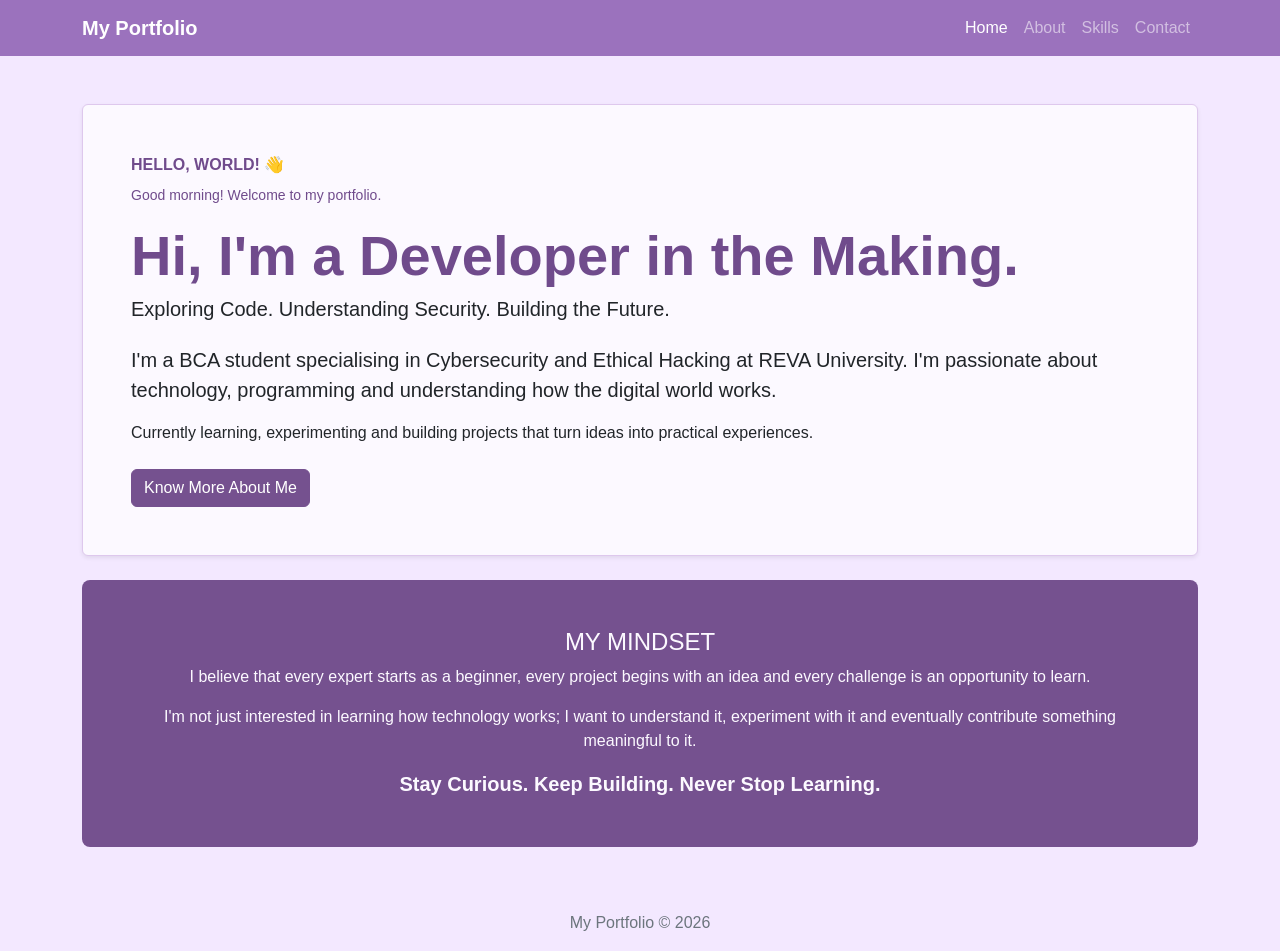
<file: index.html>
<!DOCTYPE html>
<html lang="en">
<head>
    <meta charset="UTF-8">
    <meta name="viewport" content="width=device-width, initial-scale=1.0">
    <title>Home | My Portfolio</title>
    <link href="https://cdn.jsdelivr.net/npm/bootstrap@5.3.3/dist/css/bootstrap.min.css" rel="stylesheet">
    <link rel="stylesheet" href="style.css">
</head>
<body>
    <header>
        <nav class="navbar navbar-expand-lg bg-purple navbar-dark">
            <div class="container">
                <a class="navbar-brand fw-bold" href="index.html">My Portfolio</a>
                <button class="navbar-toggler" type="button" data-bs-toggle="collapse" data-bs-target="#portfolioMenu" aria-controls="portfolioMenu" aria-expanded="false" aria-label="Toggle navigation">
                    <span class="navbar-toggler-icon"></span>
                </button>
                <div class="collapse navbar-collapse" id="portfolioMenu">
                    <div class="navbar-nav ms-auto">
                        <a class="nav-link active" aria-current="page" href="index.html">Home</a>
                        <a class="nav-link" href="about.html">About</a>
                        <a class="nav-link" href="skills.html">Skills</a>
                        <a class="nav-link" href="contact.html">Contact</a>
                    </div>
                </div>
            </div>
        </nav>
    </header>

    <main class="container py-5">
        <section class="card shadow-sm mx-auto p-4 p-md-5 mb-4">
            <p class="text-purple fw-bold mb-2">HELLO, WORLD! 👋</p>
            <p id="timeGreeting" class="small text-purple">Welcome to my portfolio!</p>
            <h1 class="text-purple display-4 fw-bold">Hi, I'm a Developer in the Making.</h1>
            <p class="h5 mb-4">Exploring Code. Understanding Security. Building the Future.</p>
            <p class="lead">I'm a BCA student specialising in Cybersecurity and Ethical Hacking at REVA University. I'm passionate about technology, programming and understanding how the digital world works.</p>
            <p>Currently learning, experimenting and building projects that turn ideas into practical experiences.</p>
            <a class="btn btn-purple mt-2 align-self-start" href="about.html">Know More About Me</a>
        </section>

        <section class="philosophy text-center p-4 p-md-5 rounded-3">
            <h2 class="h4">MY MINDSET</h2>
            <p>I believe that every expert starts as a beginner, every project begins with an idea and every challenge is an opportunity to learn.</p>
            <p>I'm not just interested in learning how technology works; I want to understand it, experiment with it and eventually contribute something meaningful to it.</p>
            <p class="mb-0 fs-5 fw-semibold">Stay Curious. Keep Building. Never Stop Learning.</p>
        </section>
    </main>

    <footer class="text-center text-secondary py-3">
        <p class="mb-0">My Portfolio &copy; <span class="current-year"></span></p>
    </footer>
    <script src="https://cdn.jsdelivr.net/npm/bootstrap@5.3.3/dist/js/bootstrap.bundle.min.js"></script>
    <script src="script.js"></script>
</body>
</html>
</file>
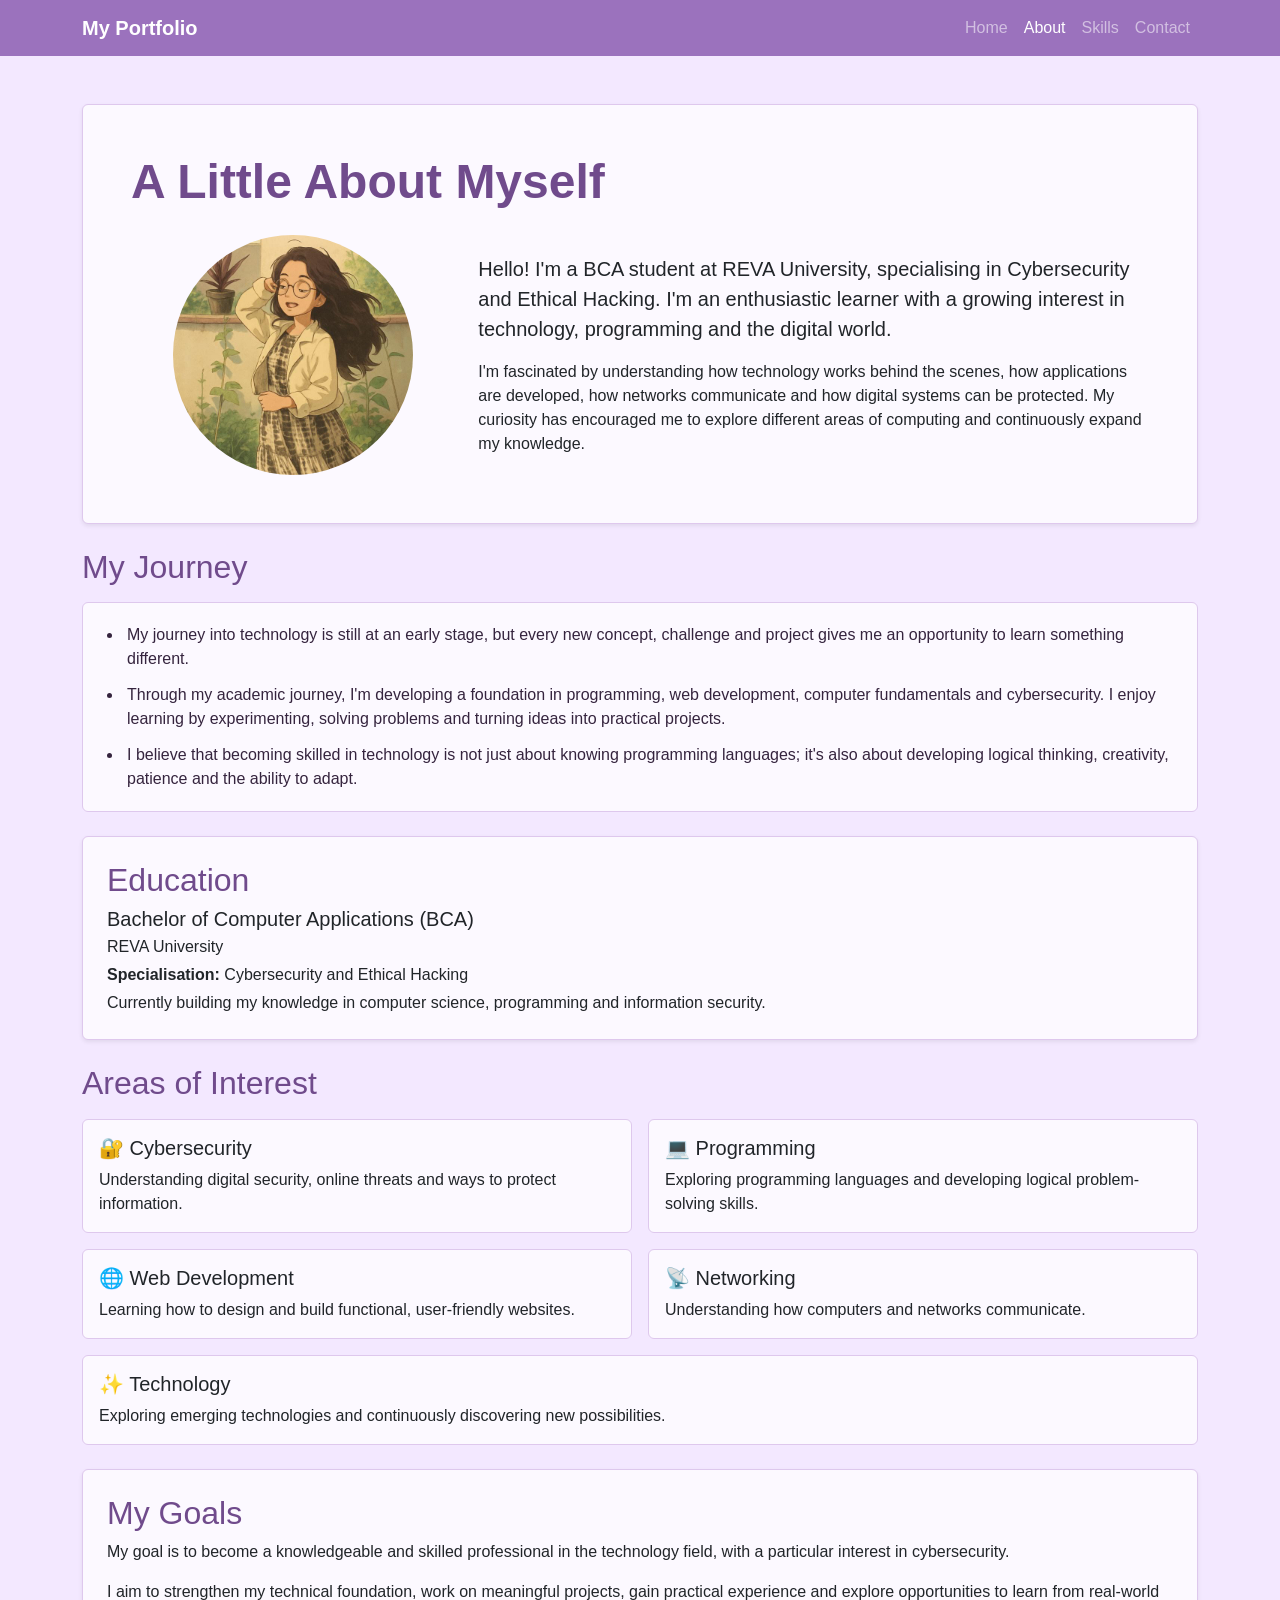
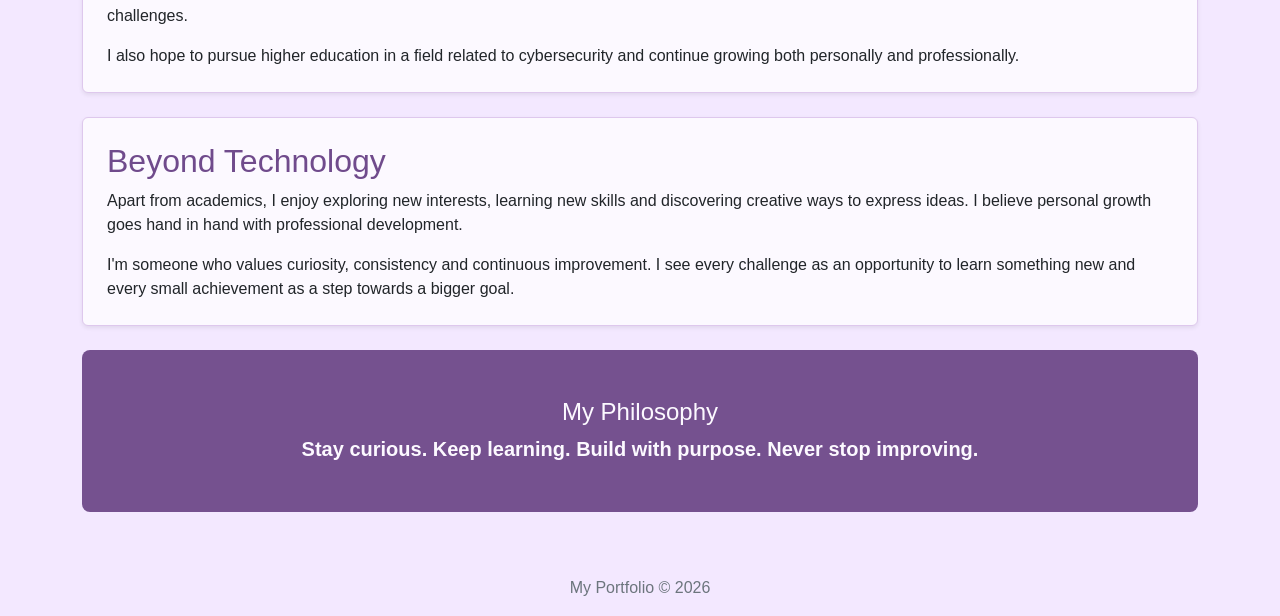
<file: about.html>
<!DOCTYPE html>
<html lang="en">
<head>
    <meta charset="UTF-8">
    <meta name="viewport" content="width=device-width, initial-scale=1.0">
    <title>About | My Portfolio</title>
    <link href="https://cdn.jsdelivr.net/npm/bootstrap@5.3.3/dist/css/bootstrap.min.css" rel="stylesheet">
    <link rel="stylesheet" href="style.css">
</head>
<body>
    <header>
        <nav class="navbar navbar-expand-lg bg-purple navbar-dark">
            <div class="container">
                <a class="navbar-brand fw-bold" href="index.html">My Portfolio</a>
                <button class="navbar-toggler" type="button" data-bs-toggle="collapse" data-bs-target="#portfolioMenu" aria-controls="portfolioMenu" aria-expanded="false" aria-label="Toggle navigation">
                    <span class="navbar-toggler-icon"></span>
                </button>
                <div class="collapse navbar-collapse" id="portfolioMenu">
                    <div class="navbar-nav ms-auto">
                        <a class="nav-link" href="index.html">Home</a>
                        <a class="nav-link active" aria-current="page" href="about.html">About</a>
                        <a class="nav-link" href="skills.html">Skills</a>
                        <a class="nav-link" href="contact.html">Contact</a>
                    </div>
                </div>
            </div>
        </nav>
    </header>

    <main class="container py-5">
        <section class="card shadow-sm p-4 p-md-5 mb-4">
            <h1 class="text-purple display-5 fw-bold mb-4">A Little About Myself</h1>
            <div class="row align-items-center g-4">
                <div class="col-md-4 text-center">
                    <img class="profile-photo rounded-circle img-fluid" src="me.jpeg" alt="Photo of Sukruthi RC">
                </div>
                <div class="col-md-8">
                    <p class="lead">Hello! I'm a BCA student at REVA University, specialising in Cybersecurity and Ethical Hacking. I'm an enthusiastic learner with a growing interest in technology, programming and the digital world.</p>
                    <p class="mb-0">I'm fascinated by understanding how technology works behind the scenes, how applications are developed, how networks communicate and how digital systems can be protected. My curiosity has encouraged me to explore different areas of computing and continuously expand my knowledge.</p>
                </div>
            </div>
        </section>

        <section class="mb-4">
            <h2 class="text-purple mb-3">My Journey</h2>
            <ul class="journey-list">
                <li>My journey into technology is still at an early stage, but every new concept, challenge and project gives me an opportunity to learn something different.</li>
                <li>Through my academic journey, I'm developing a foundation in programming, web development, computer fundamentals and cybersecurity. I enjoy learning by experimenting, solving problems and turning ideas into practical projects.</li>
                <li>I believe that becoming skilled in technology is not just about knowing programming languages; it's also about developing logical thinking, creativity, patience and the ability to adapt.</li>
            </ul>
        </section>

        <section class="card shadow-sm p-4 mb-4">
            <h2 class="text-purple">Education</h2>
            <h3 class="h5 mb-1">Bachelor of Computer Applications (BCA)</h3>
            <p class="mb-1">REVA University</p>
            <p class="mb-1"><strong>Specialisation:</strong> Cybersecurity and Ethical Hacking</p>
            <p class="mb-0">Currently building my knowledge in computer science, programming and information security.</p>
        </section>

        <section class="mb-4">
            <h2 class="text-purple mb-3">Areas of Interest</h2>
            <div class="row g-3">
                <div class="col-md-6">
                    <div class="card h-100 p-3">
                        <h3 class="h5">🔐 Cybersecurity</h3>
                        <p class="mb-0">Understanding digital security, online threats and ways to protect information.</p>
                    </div>
                </div>
                <div class="col-md-6">
                    <div class="card h-100 p-3">
                        <h3 class="h5">💻 Programming</h3>
                        <p class="mb-0">Exploring programming languages and developing logical problem-solving skills.</p>
                    </div>
                </div>
                <div class="col-md-6">
                    <div class="card h-100 p-3">
                        <h3 class="h5">🌐 Web Development</h3>
                        <p class="mb-0">Learning how to design and build functional, user-friendly websites.</p>
                    </div>
                </div>
                <div class="col-md-6">
                    <div class="card h-100 p-3">
                        <h3 class="h5">📡 Networking</h3>
                        <p class="mb-0">Understanding how computers and networks communicate.</p>
                    </div>
                </div>
                <div class="col-12">
                    <div class="card h-100 p-3">
                        <h3 class="h5">✨ Technology</h3>
                        <p class="mb-0">Exploring emerging technologies and continuously discovering new possibilities.</p>
                    </div>
                </div>
            </div>
        </section>

        <section class="card shadow-sm p-4 mb-4">
            <h2 class="text-purple">My Goals</h2>
            <p>My goal is to become a knowledgeable and skilled professional in the technology field, with a particular interest in cybersecurity.</p>
            <p>I aim to strengthen my technical foundation, work on meaningful projects, gain practical experience and explore opportunities to learn from real-world challenges.</p>
            <p class="mb-0">I also hope to pursue higher education in a field related to cybersecurity and continue growing both personally and professionally.</p>
        </section>

        <section class="card shadow-sm p-4 mb-4">
            <h2 class="text-purple">Beyond Technology</h2>
            <p>Apart from academics, I enjoy exploring new interests, learning new skills and discovering creative ways to express ideas. I believe personal growth goes hand in hand with professional development.</p>
            <p class="mb-0">I'm someone who values curiosity, consistency and continuous improvement. I see every challenge as an opportunity to learn something new and every small achievement as a step towards a bigger goal.</p>
        </section>

        <section class="philosophy text-center p-4 p-md-5 rounded-3">
            <h2 class="h4">My Philosophy</h2>
            <p class="mb-0 fs-5 fw-semibold">Stay curious. Keep learning. Build with purpose. Never stop improving.</p>
        </section>
    </main>

    <footer class="text-center text-secondary py-3">
        <p class="mb-0">My Portfolio &copy; <span class="current-year"></span></p>
    </footer>
    <script src="https://cdn.jsdelivr.net/npm/bootstrap@5.3.3/dist/js/bootstrap.bundle.min.js"></script>
    <script src="script.js"></script>
</body>
</html>
</file>
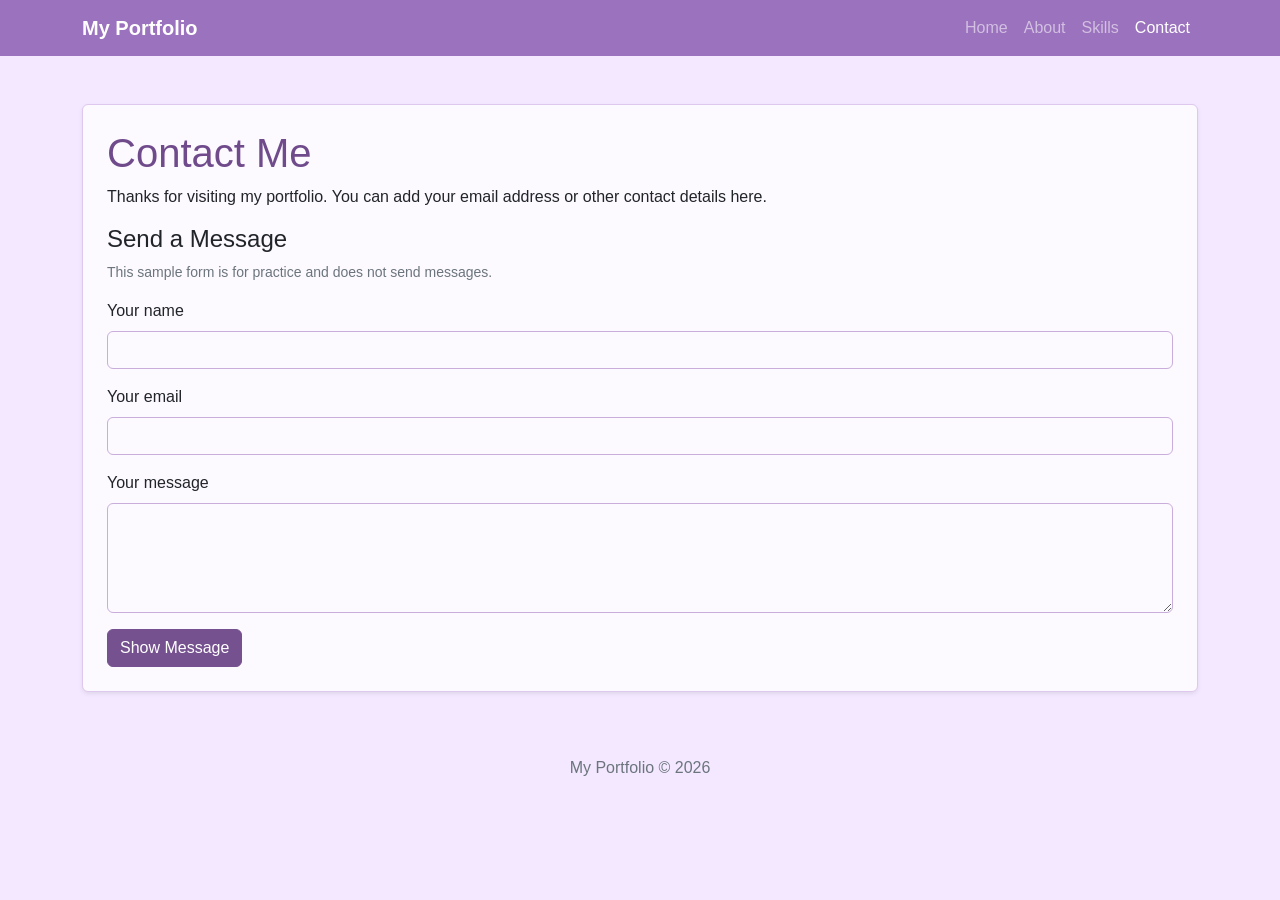
<file: contact.html>
<!DOCTYPE html>
<html lang="en">
<head>
    <meta charset="UTF-8">
    <meta name="viewport" content="width=device-width, initial-scale=1.0">
    <title>Contact | My Portfolio</title>
    <link href="https://cdn.jsdelivr.net/npm/bootstrap@5.3.3/dist/css/bootstrap.min.css" rel="stylesheet">
    <link rel="stylesheet" href="style.css">
</head>
<body>
    <header>
        <nav class="navbar navbar-expand-lg bg-purple navbar-dark">
            <div class="container">
                <a class="navbar-brand fw-bold" href="index.html">My Portfolio</a>
                <button class="navbar-toggler" type="button" data-bs-toggle="collapse" data-bs-target="#portfolioMenu" aria-controls="portfolioMenu" aria-expanded="false" aria-label="Toggle navigation">
                    <span class="navbar-toggler-icon"></span>
                </button>
                <div class="collapse navbar-collapse" id="portfolioMenu">
                    <div class="navbar-nav ms-auto">
                        <a class="nav-link" href="index.html">Home</a>
                        <a class="nav-link" href="about.html">About</a>
                        <a class="nav-link" href="skills.html">Skills</a>
                        <a class="nav-link active" aria-current="page" href="contact.html">Contact</a>
                    </div>
                </div>
            </div>
        </nav>
    </header>

    <main class="container py-5">
        <section class="card shadow-sm mx-auto p-4">
            <h1 class="text-purple">Contact Me</h1>
            <p>Thanks for visiting my portfolio. You can add your email address or other contact details here.</p>
            <h2 class="h4">Send a Message</h2>
            <p class="text-secondary small">This sample form is for practice and does not send messages.</p>
            <form id="contactForm">
                <label class="form-label" for="name">Your name</label>
                <input class="form-control mb-3" type="text" id="name" name="name" required>

                <label class="form-label" for="email">Your email</label>
                <input class="form-control mb-3" type="email" id="email" name="email" required>

                <label class="form-label" for="message">Your message</label>
                <textarea class="form-control mb-3" id="message" name="message" rows="4" required></textarea>
                <button class="btn btn-purple" type="submit">Show Message</button>
                <p id="formFeedback" class="alert alert-success mt-3 mb-0 d-none" role="status" aria-live="polite"></p>
            </form>
        </section>
    </main>

    <footer class="text-center text-secondary py-3">
        <p class="mb-0">My Portfolio &copy; <span class="current-year"></span></p>
    </footer>
    <script src="https://cdn.jsdelivr.net/npm/bootstrap@5.3.3/dist/js/bootstrap.bundle.min.js"></script>
    <script src="script.js"></script>
</body>
</html>
</file>
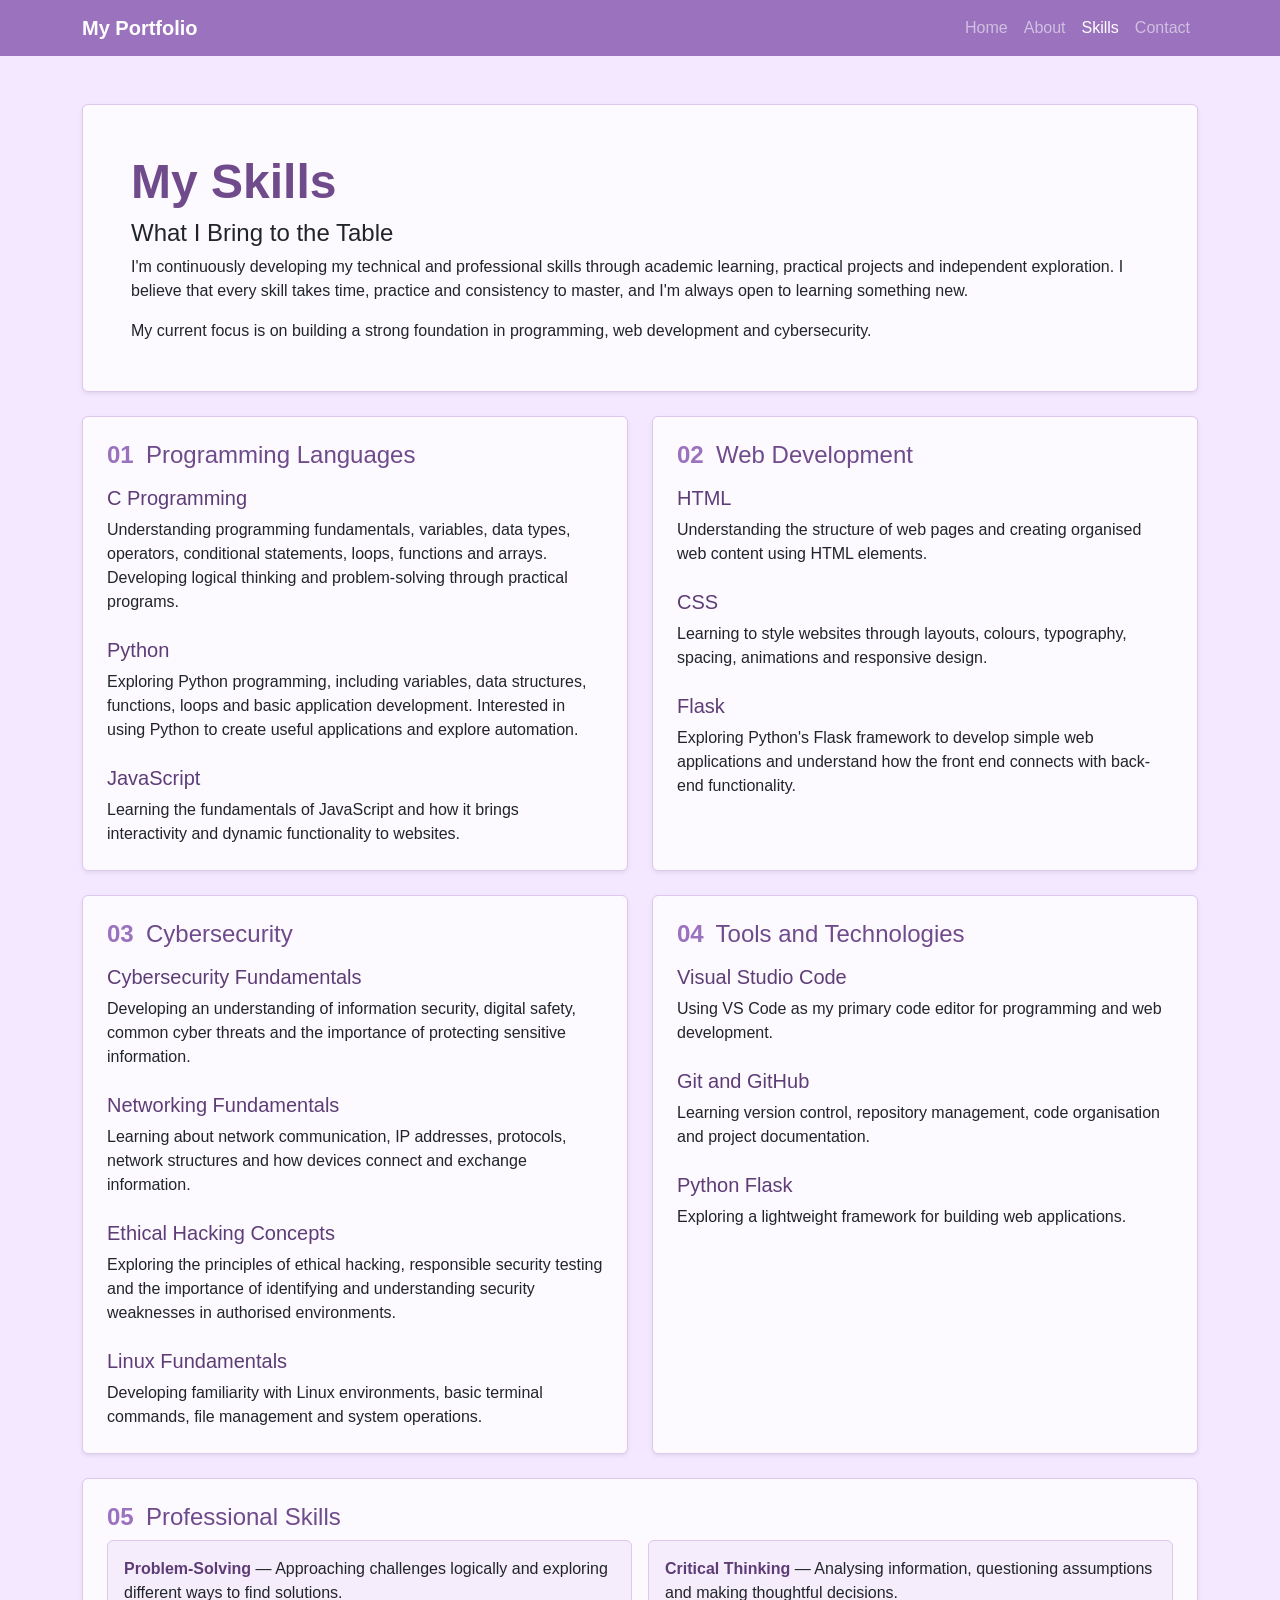
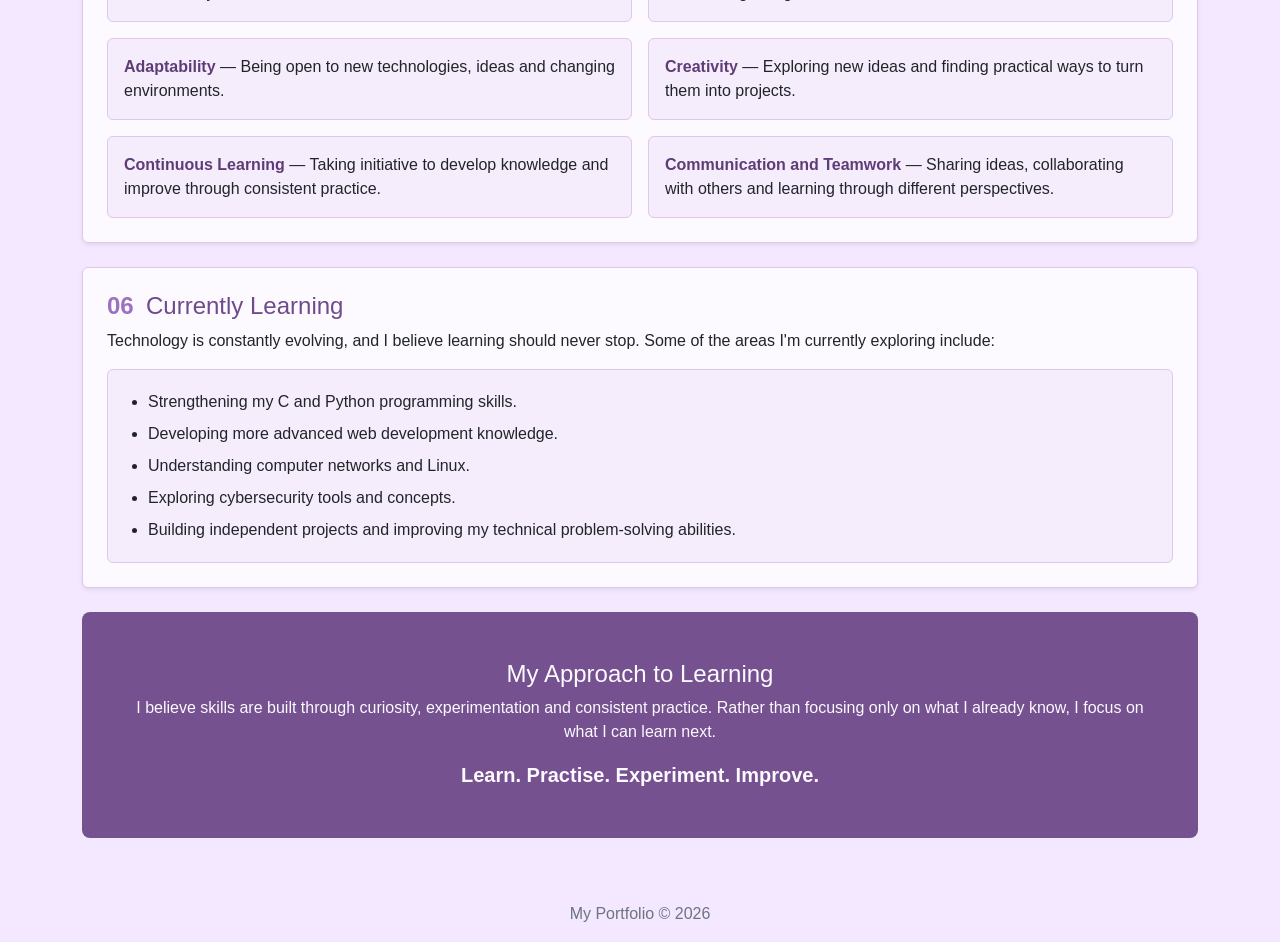
<file: skills.html>
<!DOCTYPE html>
<html lang="en">
<head>
    <meta charset="UTF-8">
    <meta name="viewport" content="width=device-width, initial-scale=1.0">
    <title>Skills | My Portfolio</title>
    <link href="https://cdn.jsdelivr.net/npm/bootstrap@5.3.3/dist/css/bootstrap.min.css" rel="stylesheet">
    <link rel="stylesheet" href="style.css">
</head>
<body>
    <header>
        <nav class="navbar navbar-expand-lg bg-purple navbar-dark">
            <div class="container">
                <a class="navbar-brand fw-bold" href="index.html">My Portfolio</a>
                <button class="navbar-toggler" type="button" data-bs-toggle="collapse" data-bs-target="#portfolioMenu" aria-controls="portfolioMenu" aria-expanded="false" aria-label="Toggle navigation">
                    <span class="navbar-toggler-icon"></span>
                </button>
                <div class="collapse navbar-collapse" id="portfolioMenu">
                    <div class="navbar-nav ms-auto">
                        <a class="nav-link" href="index.html">Home</a>
                        <a class="nav-link" href="about.html">About</a>
                        <a class="nav-link active" aria-current="page" href="skills.html">Skills</a>
                        <a class="nav-link" href="contact.html">Contact</a>
                    </div>
                </div>
            </div>
        </nav>
    </header>

    <main class="container py-5">
        <section class="skills-intro card shadow-sm p-4 p-md-5 mb-4">
            <h1 class="text-purple display-5 fw-bold">My Skills</h1>
            <h2 class="h4">What I Bring to the Table</h2>
            <p>I'm continuously developing my technical and professional skills through academic learning, practical projects and independent exploration. I believe that every skill takes time, practice and consistency to master, and I'm always open to learning something new.</p>
            <p class="mb-0">My current focus is on building a strong foundation in programming, web development and cybersecurity.</p>
        </section>

        <section class="mb-4">
            <h2 class="visually-hidden">Technical Skills</h2>
            <div class="row g-4">
                <div class="col-lg-6">
                    <article class="card skill-card h-100 shadow-sm p-4">
                        <h2 class="h4 text-purple"><span class="skill-number">01</span> Programming Languages</h2>
                        <h3 class="h5">C Programming</h3>
                        <p>Understanding programming fundamentals, variables, data types, operators, conditional statements, loops, functions and arrays. Developing logical thinking and problem-solving through practical programs.</p>
                        <h3 class="h5">Python</h3>
                        <p>Exploring Python programming, including variables, data structures, functions, loops and basic application development. Interested in using Python to create useful applications and explore automation.</p>
                        <h3 class="h5">JavaScript</h3>
                        <p class="mb-0">Learning the fundamentals of JavaScript and how it brings interactivity and dynamic functionality to websites.</p>
                    </article>
                </div>

                <div class="col-lg-6">
                    <article class="card skill-card h-100 shadow-sm p-4">
                        <h2 class="h4 text-purple"><span class="skill-number">02</span> Web Development</h2>
                        <h3 class="h5">HTML</h3>
                        <p>Understanding the structure of web pages and creating organised web content using HTML elements.</p>
                        <h3 class="h5">CSS</h3>
                        <p>Learning to style websites through layouts, colours, typography, spacing, animations and responsive design.</p>
                        <h3 class="h5">Flask</h3>
                        <p class="mb-0">Exploring Python's Flask framework to develop simple web applications and understand how the front end connects with back-end functionality.</p>
                    </article>
                </div>

                <div class="col-lg-6">
                    <article class="card skill-card h-100 shadow-sm p-4">
                        <h2 class="h4 text-purple"><span class="skill-number">03</span> Cybersecurity</h2>
                        <h3 class="h5">Cybersecurity Fundamentals</h3>
                        <p>Developing an understanding of information security, digital safety, common cyber threats and the importance of protecting sensitive information.</p>
                        <h3 class="h5">Networking Fundamentals</h3>
                        <p>Learning about network communication, IP addresses, protocols, network structures and how devices connect and exchange information.</p>
                        <h3 class="h5">Ethical Hacking Concepts</h3>
                        <p>Exploring the principles of ethical hacking, responsible security testing and the importance of identifying and understanding security weaknesses in authorised environments.</p>
                        <h3 class="h5">Linux Fundamentals</h3>
                        <p class="mb-0">Developing familiarity with Linux environments, basic terminal commands, file management and system operations.</p>
                    </article>
                </div>

                <div class="col-lg-6">
                    <article class="card skill-card h-100 shadow-sm p-4">
                        <h2 class="h4 text-purple"><span class="skill-number">04</span> Tools and Technologies</h2>
                        <h3 class="h5">Visual Studio Code</h3>
                        <p>Using VS Code as my primary code editor for programming and web development.</p>
                        <h3 class="h5">Git and GitHub</h3>
                        <p>Learning version control, repository management, code organisation and project documentation.</p>
                        <h3 class="h5">Python Flask</h3>
                        <p class="mb-0">Exploring a lightweight framework for building web applications.</p>
                    </article>
                </div>
            </div>
        </section>

        <section class="card shadow-sm p-4 mb-4">
            <h2 class="h4 text-purple"><span class="skill-number">05</span> Professional Skills</h2>
            <div class="row g-3">
                <div class="col-md-6"><div class="professional-skill"><strong>Problem-Solving</strong> — Approaching challenges logically and exploring different ways to find solutions.</div></div>
                <div class="col-md-6"><div class="professional-skill"><strong>Critical Thinking</strong> — Analysing information, questioning assumptions and making thoughtful decisions.</div></div>
                <div class="col-md-6"><div class="professional-skill"><strong>Adaptability</strong> — Being open to new technologies, ideas and changing environments.</div></div>
                <div class="col-md-6"><div class="professional-skill"><strong>Creativity</strong> — Exploring new ideas and finding practical ways to turn them into projects.</div></div>
                <div class="col-md-6"><div class="professional-skill"><strong>Continuous Learning</strong> — Taking initiative to develop knowledge and improve through consistent practice.</div></div>
                <div class="col-md-6"><div class="professional-skill"><strong>Communication and Teamwork</strong> — Sharing ideas, collaborating with others and learning through different perspectives.</div></div>
            </div>
        </section>

        <section class="card shadow-sm p-4 mb-4">
            <h2 class="h4 text-purple"><span class="skill-number">06</span> Currently Learning</h2>
            <p>Technology is constantly evolving, and I believe learning should never stop. Some of the areas I'm currently exploring include:</p>
            <ul class="learning-list mb-0">
                <li>Strengthening my C and Python programming skills.</li>
                <li>Developing more advanced web development knowledge.</li>
                <li>Understanding computer networks and Linux.</li>
                <li>Exploring cybersecurity tools and concepts.</li>
                <li>Building independent projects and improving my technical problem-solving abilities.</li>
            </ul>
        </section>

        <section class="philosophy text-center p-4 p-md-5 rounded-3">
            <h2 class="h4">My Approach to Learning</h2>
            <p>I believe skills are built through curiosity, experimentation and consistent practice. Rather than focusing only on what I already know, I focus on what I can learn next.</p>
            <p class="mb-0 fs-5 fw-semibold">Learn. Practise. Experiment. Improve.</p>
        </section>
    </main>

    <footer class="text-center text-secondary py-3">
        <p class="mb-0">My Portfolio &copy; <span class="current-year"></span></p>
    </footer>
    <script src="https://cdn.jsdelivr.net/npm/bootstrap@5.3.3/dist/js/bootstrap.bundle.min.js"></script>
    <script src="script.js"></script>
</body>
</html>
</file>
<file: style.css>
body {
    background-color: #f3e8ff;
    color: #35243e;
    font-family: Arial, sans-serif;
}

.bg-purple {
    background-color: #9b72bd;
}

.text-purple {
    color: #704b8c;
}

.profile-photo {
    width: 240px;
    height: 240px;
    object-fit: cover;
}

.skills-intro {
    border-top: 5px solid #9b72bd;
}

.skill-card {
    border-top: 3px solid #c9aedc;
}

.skill-card h3 {
    margin-top: 0.5rem;
    color: #5e3d76;
}

.skill-number {
    display: inline-block;
    margin-right: 0.35rem;
    color: #9b72bd;
    font-weight: 700;
}

.professional-skill {
    height: 100%;
    padding: 1rem;
    border: 1px solid #dec8ed;
    border-radius: 0.375rem;
    background-color: #f6edfc;
}

.professional-skill strong {
    color: #5e3d76;
}

.learning-list {
    padding: 1.25rem 1.25rem 1.25rem 2.5rem;
    border: 1px solid #dec8ed;
    border-radius: 0.375rem;
    background-color: #f6edfc;
}

.learning-list li + li {
    margin-top: 0.5rem;
}

.journey-list {
    padding: 1.25rem 1.25rem 1.25rem 2.5rem;
    border: 1px solid #dec8ed;
    border-radius: 0.375rem;
    background-color: #fcf9ff;
}

.journey-list li {
    padding-left: 0.25rem;
}

.journey-list li + li {
    margin-top: 0.75rem;
}

.philosophy {
    background-color: #75518f;
    color: #fcf9ff;
}

.btn-purple {
    border-color: #75518f;
    background-color: #75518f;
    color: white;
}

.btn-purple:hover {
    border-color: #5e3d76;
    background-color: #5e3d76;
    color: white;
}

.card {
    border: 1px solid #dec8ed;
    background-color: #fcf9ff;
}

.list-group-item {
    border-color: #dec8ed;
    background-color: #f6edfc;
    color: #35243e;
}

.form-control {
    border-color: #c9aedc;
    background-color: #fcf9ff;
    color: #35243e;
}

.form-control:focus {
    border-color: #9b72bd;
    box-shadow: 0 0 0 0.25rem #9b72bd40;
}

footer {
    color: #704b8c !important;
}
</file>
